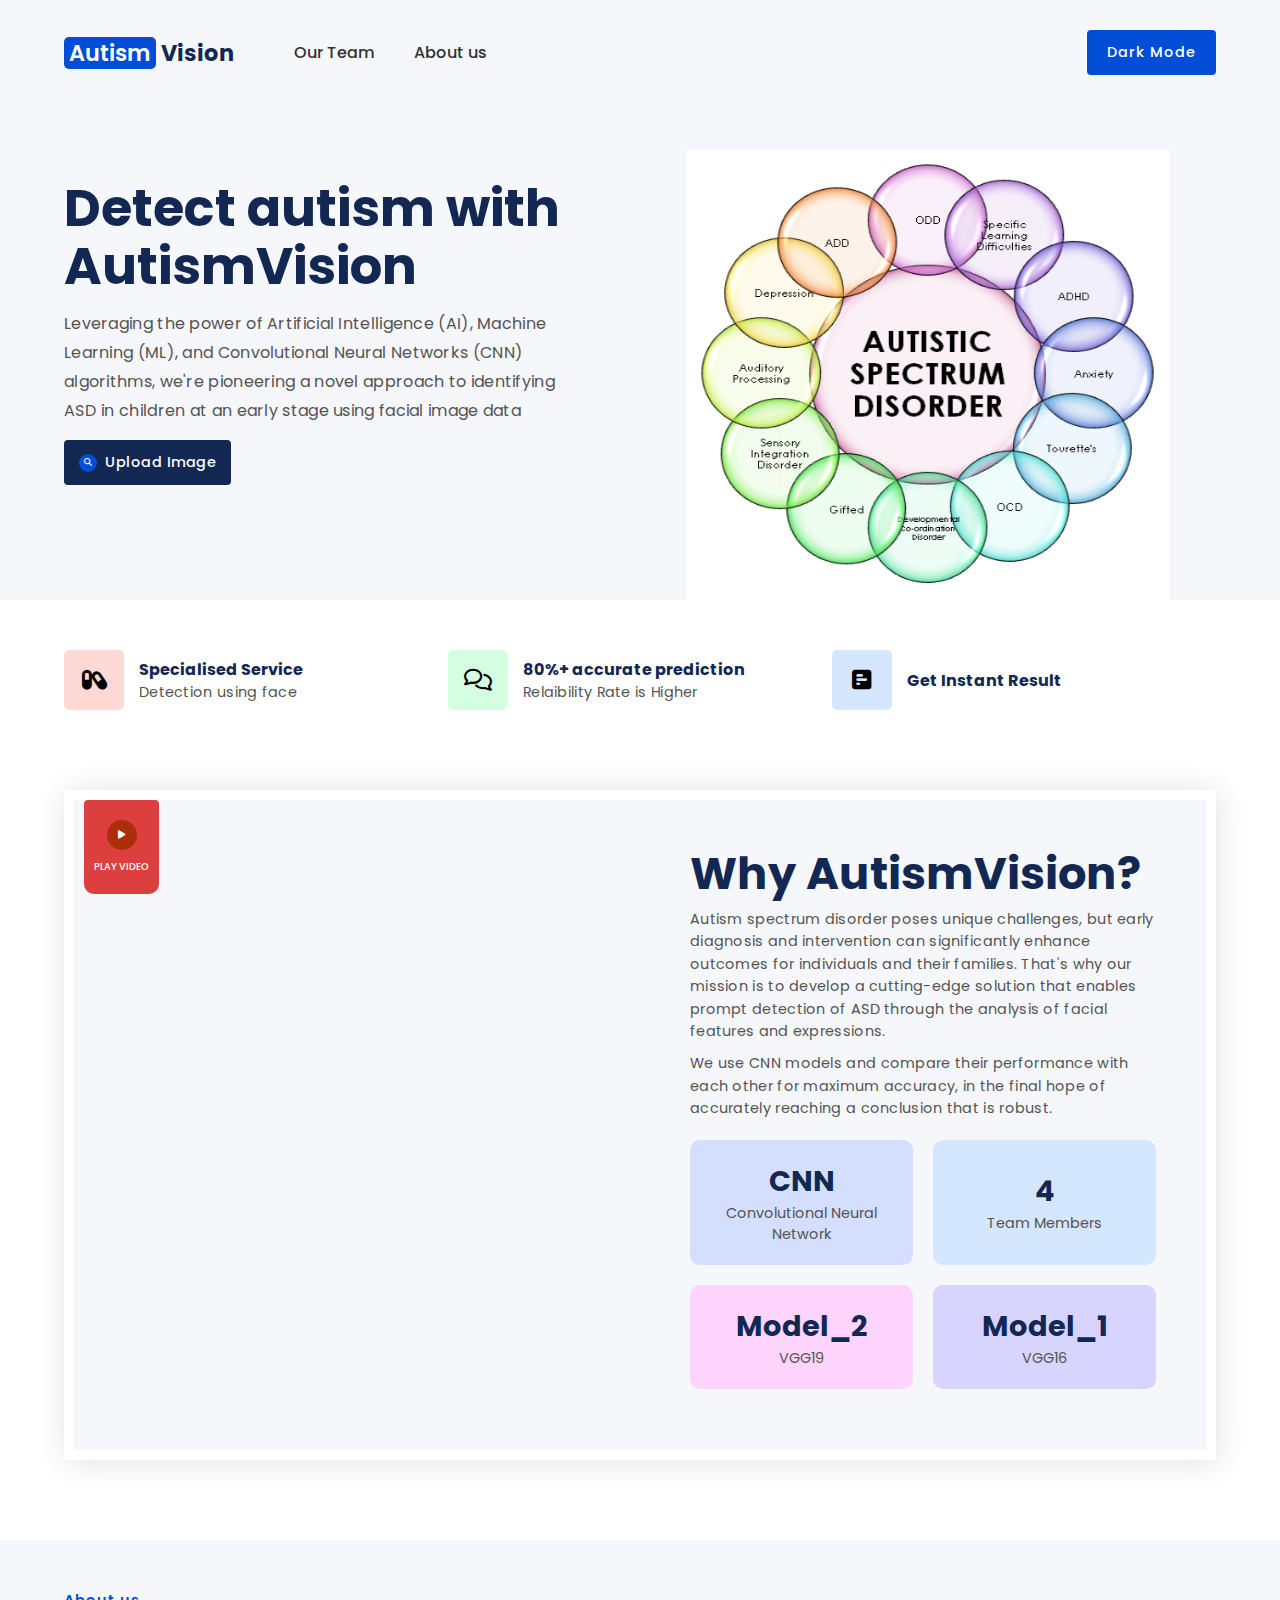
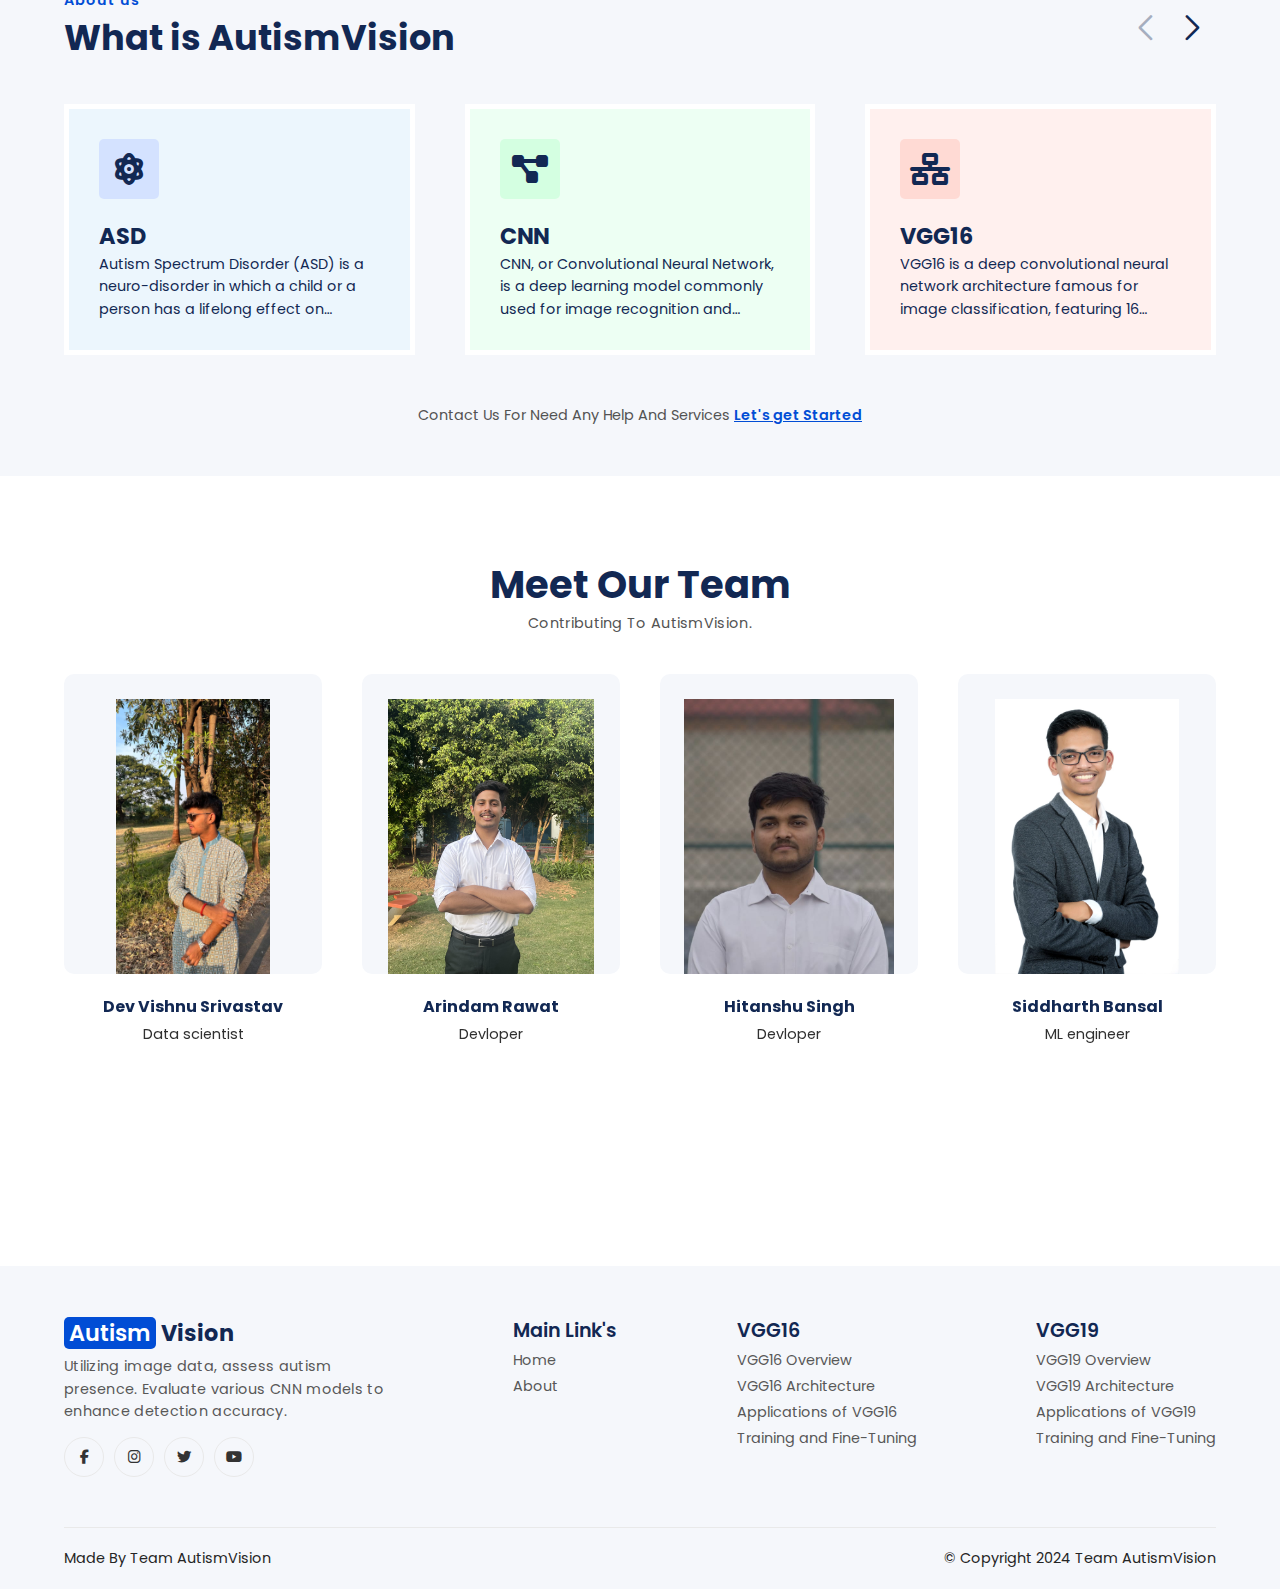
<file: index.html>
<!--DOCTYPE html-->
<html lang="en">
  <head>
    <meta charset="UTF-8" />
    <meta http-equiv="X-UA-Compatible" content="IE=edge" />
    <meta name="viewport" content="width=device-width, initial-scale=1.0" />
    <!--==title========================-->
    <title>Autism Vision</title>
    <!--==Fav-icon=====================-->
    <link rel="shortcut icon" href="./Autism/images/fav-icon.png" />
    <!--==CSS==========================-->
    <link rel="stylesheet" href="style.css" />
    <link rel="preconnect" href="https://fonts.googleapis.com" />
    <link rel="preconnect" href="https://fonts.gstatic.com" crossorigin />
    <link rel="stylesheet" href="dark-mode.css" id="dark-mode-style">
    <link
      href="https://fonts.googleapis.com/css2?family=Poppins:ital,wght@0,100;0,200;0,300;0,400;0,500;0,600;0,700;0,800;0,900;1,100;1,200;1,300;1,400;1,500;1,600;1,700;1,800;1,900&display=swap"
      rel="stylesheet"
    />
    <!--==Font-Awesome-for-icons=====-->
    <link
      rel="stylesheet"
      href="https://cdnjs.cloudflare.com/ajax/libs/font-awesome/6.2.1/css/all.min.css"
    />
    <!-- Link Swiper's CSS -->
    <link
      rel="stylesheet"
      href="https://cdn.jsdelivr.net/npm/swiper/swiper-bundle.min.css"
    />
  </head>
  <body>
    <!--==Hero-Section========================-->
    <section id="hero">
      <!--==navigation====================-->
      <nav class="navigation">
        <!--**menu-btn*****-->
        <input type="checkbox" class="menu-btn" id="menu-btn" />
        <label for="menu-btn" class="menu-icon">
          <span class="nav-icon"></span>
        </label>
        <!--**logo*********-->
        <a href="index.html" class="logo"><span>Autism</span>Vision</a>
        <!--**menu*********-->
        <ul class="menu">
          <li><a href="#our-team">Our Team</a></li>
          <li><a href="#our-services">About us</a></li>
        </ul>
        <!--**contact*******-->
        <a href="#" class="nav-appointment-btn" id="dark-mode-toggle">Dark Mode</a>
      </nav>
      <!--nav-end-->

      <!--==Content============================-->
      <div class="hero-content">
        <!--**text****************-->
        <div class="hero-text">
          <h1>Detect autism with AutismVision</h1>
          <p>
            Leveraging the power of Artificial Intelligence (AI), Machine
            Learning (ML), and Convolutional Neural Networks (CNN) algorithms,
            we're pioneering a novel approach to identifying ASD in children at
            an early stage using facial image data
          </p>
          <!--btns-->
          <div class="hero-text-btns">
            <a href="./Autism/upload.html"
              ><i class="fa-solid fa-magnifying-glass"></i>Upload Image</a
            >
            
          </div>
        </div>
        <!--**img*****************-->
        <div class="hero-img">
          <img alt="" src="./Autism/img/Autism-Spectrum-Disorderbg.png" />
        </div>
      </div>
    </section>
    <!--hero-end-->

    
    <!--==service-info===========================-->
    <section class="what-we-provide">
      <!--**box1***********-->
      <div class="w-info-box w-i-box1">
        <!--icon-->
        <div class="w-info-icon">
          <i class="fa-solid fa-capsules"></i>
        </div>
        <!--text-->
        <div class="w-info-text">
          <strong>Specialised Service</strong>
          <p>Detection using face</p>
        </div>
      </div>
      <!--**box2***********-->
      <div class="w-info-box w-i-box2">
        <!--icon-->
        <div class="w-info-icon">
          <i class="fa-regular fa-comments"></i>
        </div>
        <!--text-->
        <div class="w-info-text">
          <strong>80%+ accurate prediction</strong>
          <p>Relaibility Rate is Higher</p>
        </div>
      </div>
      <!--**box3***********-->
      <div class="w-info-box w-i-box3">
        <!--icon-->
        <div class="w-info-icon">
          <i class="fa-solid fa-square-poll-horizontal"></i>
        </div>
        <!--text-->
        <div class="w-info-text">
          <strong>Get Instant Result </strong>
          <p></p>
        </div>
      </div>
    </section>
    <!--end-->

    <!--==Story=============================-->
    <section id="our_story">
      <!--**img**-->
      <div class="our-story-img">
        <iframe
          width="550"
          height="650"
          src="https://www.youtube.com/embed/IQbAcho5sKI"
          title="YouTube video player"
          frameborder="0"
          allow="accelerometer; autoplay; clipboard-write; encrypted-media; gyroscope; picture-in-picture; web-share"
          referrerpolicy="strict-origin-when-cross-origin"
          allowfullscreen
        ></iframe>
        <a
          href="https://www.youtube.com/watch?v=IQbAcho5sKI"
          class="story-play-btn"
        >
          <i class="fa-solid fa-play"></i>
          Play Video
        </a>
      </div>
      <!--**text**-->
      <div class="our-stroy-text">
        <h2>Why AutismVision?</h2>
        <p>
          Autism spectrum disorder poses unique challenges, but early diagnosis
          and intervention can significantly enhance outcomes for individuals
          and their families. That's why our mission is to develop a
          cutting-edge solution that enables prompt detection of ASD through the
          analysis of facial features and expressions.
        </p>
        <p>
          We use CNN models and compare their performance with each other for maximum accuracy,
          in the final hope of accurately reaching a conclusion that is robust.
        </p>
        <!--numbers-of-happy-patients-->
        <div class="story-numbers-container">
          <!--box-->
          <div class="story-numbers-box s-n-box1">
            <strong>CNN</strong>
            <span> Convolutional Neural Network</span>
          </div>
          <!--box-->
          <div class="story-numbers-box s-n-box2">
            <strong>4</strong>
            <span>Team Members</span>
          </div>
          <!--box-->
          <div class="story-numbers-box s-n-box3">
            <strong>Model_2</strong>
            <span>VGG19</span>
          </div>
          <!--box-->
          <div class="story-numbers-box s-n-box4">
            <strong>Model_1</strong>
            <span>VGG16</span>
          </div>
        </div>
      </div>
    </section>
    <!--story-end-->

    <!--==Our-Services======================-->
    <section id="our-services">
      <!--**heading********************-->
      <div class="services-heading">
        <!--text-->
        <div class="services-heading-text">
          <strong>About us</strong>
          <h2>What is AutismVision</h2>
        </div>
        <!--btns-->
        <div class="service-slide-btns">
          <div class="swiper-button-prev"></div>
          <div class="swiper-button-next"></div>
        </div>
      </div>

      <!--**container*******************-->
      <div class="services-box-container">
        <!-- Swiper -->
        <div class="swiper mySwiperservices">
          <div class="swiper-wrapper">
            <!--**1*******-->
            <div class="swiper-slide">
              <!--**box1**-->
              <div class="service-box s-box1">
                <!--icon-->
                <i class="fa-solid fa-atom"></i>
                <!--title-->
                <strong>ASD</strong>
                <!--details-->
                
                <p>
                  Autism Spectrum Disorder (ASD) is a neuro-disorder in which a child or a person has a 
                  lifelong effect on interaction and communication with others. 
                    It is diagnosed at any stage in life It is called “behavioral disease” . 
                </p>
                <!--read more-->
                
              </div>
            </div>
            <!--slide-end-->
            <!--**1*******-->
            <div class="swiper-slide">
              <!--**box1**-->
              <div class="service-box s-box2">
                <!--icon-->
                <i class="fa-solid fa-diagram-project"></i>
                <!--title-->
                <strong>CNN</strong>
                <!--details-->
                <p>
                  CNN, or Convolutional Neural Network, is a deep learning model
                  commonly used for image recognition and classification tasks.
                </p>
                <!--read more-->
                
              </div>
            </div>
            <!--slide-end-->
            <!--**1*******-->
            <div class="swiper-slide">
              <!--**box1**-->
              <div class="service-box s-box3">
                <!--icon-->
                <i class="fa-solid fa-network-wired"></i>
                <!--title-->
                <strong>VGG16</strong>
                <!--details-->
                <p>
                  VGG16 is a deep convolutional neural network architecture famous for 
                  image classification, featuring 16 layers, widely used in computer vision.
                </p>
                <!--read more-->
                
              </div>
            </div>
            <!--slide-end-->
            <!--**1*******-->
            <div class="swiper-slide">
              <!--**box1**-->
              <div class="service-box s-box4">
                <!--icon-->
                <i class="fa-solid fa-circle-nodes"></i>
                <!--title-->
                <strong>VGG19</strong>
                <!--details-->
                <p>
                  VGG19, an extension of VGG16, is a deep convolutional 
                  neural network with 19 layers, often used for image recognition tasks.
                </p>
                <!--read more-->
                
              </div>
            </div>
            <!--slide-end-->
          </div>
          <!--wrapper-end-->
        </div>
        <!--swiper-end-->
      </div>

<!-- trial -->
      <!--btn-->
      <span class="service-btn"
        >Contact Us For Need Any Help And Services
        <a href="#">Let's get Started</a></span
      >
    </section>
    <!--services-end-->
    <!--==Team===========================-->
    <section id="our-team" style="height:70vh">
      <!--**heading*****************-->
      <div class="our-team-heading">
        <h3>Meet Our Team</h3>
        <p>Contributing To AutismVision.</p>
      </div>

      <!--**team-container***********-->
      <div class="team-box-container">
        <!-- Swiper -->
        <div class="swiper mySwiperteam">
          <div class="swiper-wrapper">
            <!--**1***-->
            <div class="swiper-slide">
              <!--**box**-->
              <div class="team-box">
                <!--img-->
                <div class="team-img">
                  <img alt="" src="./dev.jpeg" />
                </div>
                <!--text-->
                <div class="team-text">
                  <strong>Dev Vishnu Srivastav</strong>
                  <span>Data scientist</span>
                </div>
              </div>
            </div>
            <!--end-slide-->
            <!--**1***-->
            <div class="swiper-slide">
              <!--**box**-->
              <div class="team-box">
                <!--img-->
                <div class="team-img">
                  <img alt="" src="./arindam.jpeg" />
                </div>
                <!--text-->
                <div class="team-text">
                  <strong>Arindam Rawat</strong>
                  <span>Devloper</span>
                </div>
              </div>
            </div>
            <!--end-slide-->
            <!--**1***-->
            <div class="swiper-slide">
              <!--**box**-->
              <div class="team-box">
                <!--img-->
                <div class="team-img">
                  <img alt="" src="./hitanshu.jpeg" />
                </div>
                <!--text-->
                <div class="team-text">
                  <strong>Hitanshu Singh</strong>
                  <span>Devloper</span>
                </div>
              </div>
            </div>
            <!--end-slide-->
            <!--**1***-->
            <div class="swiper-slide">
              <!--**box**-->
              <div class="team-box">
                <!--img-->
                <div class="team-img">
                  <img alt="" src="./Sid.jpeg" />
                </div>
                <!--text-->
                <div class="team-text">
                  <strong>Siddharth Bansal</strong>
                  <span>ML engineer</span>
                </div>
              </div>
            </div>
          </div>

      </div>
    </section>
    <!--team-end-->

    <footer>
      <div class="footer-container">
        <!--**comoany-box**-->
        <div class="footer-company-box">
          <!--logo-->
          <a href="#" class="logo"><span>Autism</span>Vision</a>
          <!--details-->
          <p>
            Utilizing image data, assess autism presence. 
            Evaluate various CNN models to enhance detection accuracy.
          </p>
          <!--social-box-->
          <div class="footer-social">
            <a href="#"><i class="fa-brands fa-facebook-f"></i></a>
            <a href="#"><i class="fa-brands fa-instagram"></i></a>
            <a href="#"><i class="fa-brands fa-twitter"></i></a>
            <a href="#"><i class="fa-brands fa-youtube"></i></a>
          </div>
        </div>
        <!--**link-box***-->
        <div class="footer-link-box">
          <strong>Main Link's</strong>
          <ul>
            <li><a href="#">Home</a></li>
            <li><a href="#our-services">About</a></li>
          </ul>
        </div>
        <!--**link-box***-->
        <div class="footer-link-box">
          <strong>VGG16</strong>
          <ul>
            <li><a href="#">VGG16 Overview</a></li>
            <li><a href="#">VGG16 Architecture</a></li>
            <li><a href="#">Applications of VGG16</a></li>
            <li><a href="#">Training and Fine-Tuning</a></li>
          </ul>
        </div>
        <!--**link-box***-->
        <div class="footer-link-box">
          <strong>VGG19</strong>
          <ul>
            <li><a href="#">VGG19 Overview</a></li>
            <li><a href="#">VGG19 Architecture</a></li>
            <li><a href="#">Applications of VGG19</a></li>
            <li><a href="#">Training and Fine-Tuning</a></li>
          </ul>
        </div>
      </div>

      <!--**bottom**********************-->
      <div class="footer-bottom">
        <span class="footer-owner">Made By Team AutismVision</span>
        <span class="copyright">&#169; Copyright 2024 Team AutismVision</span>
      </div>
    </footer>

    <!-- Swiper JS -->
    <script src="https://cdn.jsdelivr.net/npm/swiper/swiper-bundle.min.js"></script>

    <!-- Initialize Swiper -->
    <script>

// darkmode
// darkmode
const darkModeToggle = document.getElementById('dark-mode-toggle');
const darkModeStyle = document.getElementById('dark-mode-style');

// Function to toggle dark mode
function toggleDarkMode() {
  if (darkModeStyle.getAttribute('href') === 'style.css') {
    darkModeStyle.setAttribute('href', 'dark-mode.css');
    darkModeToggle.textContent = 'Normal Mode';
  } else {
    darkModeStyle.setAttribute('href', 'style.css');
    darkModeToggle.textContent = 'Dark Mode';
  }
}

// Event listener for dark mode toggle button
darkModeToggle.addEventListener('click', toggleDarkMode);

// Function to check local storage for dark mode preference and apply it
function checkDarkModePreference() {
  const isDarkMode = localStorage.getItem('darkMode');

  if (isDarkMode === 'true') {
    darkModeStyle.setAttribute('href', 'dark-mode.css');
    darkModeToggle.textContent = 'Normal Mode';
  } else {
    darkModeStyle.setAttribute('href', 'style.css');
    darkModeToggle.textContent = 'Dark Mode';
  }
}

// Check dark mode preference when the page loads
checkDarkModePreference();

      /*-services--*/
      var swiper = new Swiper(".mySwiperservices", {
        slidesPerView: 1,
        spaceBetween: 10,
        navigation: {
          nextEl: ".swiper-button-next",
          prevEl: ".swiper-button-prev",
        },
        breakpoints: {
          700: {
            slidesPerView: 2,
            spaceBetween: 40,
          },
          1024: {
            slidesPerView: 3,
            spaceBetween: 50,
          },
        },
      });
      /*--team--*/
      var swiper = new Swiper(".mySwiperteam", {
        slidesPerView: 1,
        spaceBetween: 10,
        pagination: {
          el: ".swiper-pagination",
          clickable: true,
        },
        breakpoints: {
          560: {
            slidesPerView: 2,
            spaceBetween: 20,
          },
          950: {
            slidesPerView: 3,
            spaceBetween: 40,
          },
          1250: {
            slidesPerView: 4,
            spaceBetween: 40,
          },
        },
      });
      /*--testimonials--*/
      var swiper = new Swiper(".mySwipertesti", {
        pagination: {
          el: ".swiper-pagination",
        },
      });
      
    </script>
  </body>
</html>
</file>
<file: style.css>
*{
    margin: 0px;
    padding: 0px;
    font-family: poppins;
    box-sizing: border-box;
    scroll-behavior: smooth;
}
a{
    text-decoration: none;
}
ul{
    list-style: none;
}

/* width */
::-webkit-scrollbar {
    width: 7px;
  }
  
  /* Track */
  ::-webkit-scrollbar-track {
    box-shadow: inset 0 0 5px rgb(233, 233, 233); 
  }
   
  /* Handle */
  ::-webkit-scrollbar-thumb {
    background: rgb(56, 56, 56); 
    border-radius: 10px;
  }
  
  /* Handle on hover */
  ::-webkit-scrollbar-thumb:hover {
    background: #1b1b1b; 
  }
/*==hero========================*/
#hero{
    min-height: 600px;
    background-color: #f5f7fb;
    display: flex;
    flex-direction: column;
    justify-content: space-between;
}
.navigation{
    display: flex;
    justify-content: space-between;
    align-items: center;
    max-width: 1200px;
    width: 90%;
    margin: 0px auto;
    padding: 30px 0px;
}
.logo{
    color:#122853;
    font-weight: 700;
    font-size: 1.4rem;
}
.logo span{
    background-color: #014dd5;
    color: #ffffff;
    padding: 0px 5px;
    border-radius: 5px;
    font-weight: 600;
    margin-right: 5px;
}
.menu{
    display: flex;
    justify-content: center;
    align-items: center;
    margin-right: auto;
    margin-left: 40px;
}
.menu li a{
    margin: 0px 20px;
    color: #303030;
    font-weight: 500;
    transition: all ease 0.3s;
}
.menu li a:hover{
    color: #014dd5;
}
.nav-appointment-btn{
    height: 45px;
    padding: 0px 20px;
    border-radius:4px;
    background-color: #014dd5;
    color: #ffffff;
    display: flex;
    justify-content: center;
    align-items: center;
    font-weight: 500;
    letter-spacing: 1px;
    font-size: 0.9rem;
}
/*==hero-content==================*/
.hero-content{
    max-width: 1200px;
    width: 90%;
    margin: 0px auto;
    display: grid;
    grid-template-columns: 1fr 1fr;
    align-items: flex-start;
    margin-top: auto;
}
.hero-img{
    display: flex;
}
.hero-img img{
    width: 100%;
    height: 100%;
    max-height: 450px;
    object-fit: contain;
    object-position: center bottom;
}
.hero-text{
   display: flex;
   flex-direction: column;
   margin-top: 30px; 
}
.hero-text h1{
    font-size: 3.2rem;
    color: #122853;
    line-height: 3.6rem;
}
.hero-text p{
    color: #535353;
    margin: 15px 0px;
    max-width: 500px;
    letter-spacing: 0.3px;
    line-height: 1.8rem;
}
.hero-text-btns{
    display: flex;
    justify-content: flex-start;
    align-items: center;
}
.hero-text-btns a{
    height: 45px;
    padding: 0px 15px;
    background-color: #122853;
    color: #ffffff;
    border-radius: 4px;
    margin-right: 10px;
    display: flex;
    justify-content: center;
    align-items: center;
    font-size: 0.9rem;
    letter-spacing: 0.5px;
    font-weight: 500;
}
.hero-text-btns a i{
    width: 18px;
    height: 18px;
    display: flex;
    justify-content: center;
    align-items: center;
    border-radius: 50%;
    background-color: #014dd5;
    margin-right: 8px;
    color: #ffffff;
    font-size: 0.5rem;
    padding-bottom: 1px;
}
/*==appointment-search=====================*/
.appointment-search-container{
    max-width: 1000px;
    width: 90%;
    background-color: #ffffff;
    padding:20px;
    margin: auto;
    border-radius: 10px;
    box-shadow: 2px 16px 30px rgba(0,0,0,0.12);
    margin-top: -60px;
    z-index: 3;
    position: relative;
}
.appointment-search-container h3{
    color: #122853;
    font-size: 1rem;
    margin-bottom: 5px;
}
.appointment-search{
    display: grid;
    grid-template-columns: 1fr 1fr 60px;
    grid-gap: 10px;
}
.appo-search-box{
    width: 100%;
    display: flex;
    justify-content: space-between;
    align-items: center;
    background-color: #f7fbff;
    padding: 15px;
    border-radius: 4px;
    border: 1px solid #e4e4e4;
}
.appo-search-box i{
    color: #535353;
    margin-right: 10px;
}
.appo-search-box input{
    width: 100%;
    background-color: transparent;
    border: none;
    outline: none;
}
.appointment-search button{
    background-color: #014dd5;
    color: #ffffff;
    border: none;
    outline: none;
    border-radius: 5px;
    font-size: 1.1rem;
    cursor: pointer;
}
/*==what-we-provide===============*/
.what-we-provide{
    max-width: 1200px;
    width: 90%;
    margin: 50px auto;
    display: grid;
    grid-template-columns: 1fr 1fr 1fr;
}
.w-info-box{
    display: flex;
    justify-content: flex-start;
    align-items: center;
}
.w-info-icon{
    width: 60px;
    height: 60px;
    display: flex;
    justify-content: center;
    align-items: center;
    border-radius: 5px;
    margin-right: 15px;
    font-size: 1.4rem;
}
.w-info-text{
    display: flex;
    flex-direction: column;
}
.w-info-text strong{
    color: #122853;
    font-weight: 700;
}
.w-info-text p{
    color: #535353;
    font-size: 0.9rem;
    letter-spacing: 0.3px;
}
.w-i-box1 .w-info-icon{
    background-color: #ffdad4;
}
.w-i-box2 .w-info-icon{
    background-color: #d4ffe1;
}
.w-i-box3 .w-info-icon{
    background-color: #d4e7ff;
}
/*==our-story=======================*/
#our_story{
    background-color: #f5f7fb;
    max-width: 1200px;
    width: 90%;
    margin: 80px auto;
    border: 10px solid #ffffff;
    box-shadow: 2px 2px 30px rgba(0,0,0,0.12);
    display: grid;
    grid-template-columns: 1fr 1fr;
}
.our-story-img{
    position: relative;
    display: flex;
}
.our-story-img img{
    width: 100%;
    height: 100%;
    object-fit: cover;
    object-position: center;
}
.story-play-btn{
    position: absolute;
    left: 10px;
    top: 0px;
    display: flex;
    flex-direction: column;
    justify-content: center;
    align-items: center;
    background-color: #dd3f3f;
    padding: 20px 10px;
    border-radius: 4px 4px 10px 10px;
    color: #ffffff;
    font-size: 0.6rem;
    text-transform: uppercase;
    font-weight: 500;
}
.story-play-btn i{
    width: 30px;
    height: 30px;
    border-radius: 50%;
    background-color: #aa2f0a;
    color: #ffffff;
    display: flex;
    justify-content: center;
    align-items: center;
    margin-bottom: 10px;
}
.our-stroy-text{
    padding: 50px;
}
.our-stroy-text h2{
    font-size: 2.8rem;
    color: #122853;
    line-height: 3rem;
}
.our-stroy-text p{
    color: #535353;
    font-size: 0.9rem;
    margin: 10px 0px;
    line-height: 1.4rem;
    letter-spacing: 0.3px;
}
.our-stroy-text p a{
    color: #122853;
    text-decoration: underline;
}
.story-numbers-container{
    display: grid;
    grid-template-columns: 1fr 1fr;
    grid-gap: 20px;
    margin-top: 20px;
}
.story-numbers-box{
    padding: 20px;
    display: flex;
    flex-direction: column;
    justify-content: center;
    align-items: center;
    text-align: center;
    border-radius: 10px;
}
.story-numbers-box strong{
    color: #122853;
    font-weight: 700;
    font-size: 1.8rem;
}
.story-numbers-box span{
    color: #535353;
    font-size: 0.9rem;
}
.s-n-box1{
    background-color: #d4dfff;
}
.s-n-box2{
    background-color: #d4e7ff;
}
.s-n-box3{
    background-color: #ffd4fd;
}
.s-n-box4{
    background-color: #d7d4ff;
}
/*==our-services=====================*/
#our-services{
    width: 100%;
    margin: 50px auto 0px auto;
    background-color: #f5f7fb;
    padding: 50px 0px;
    display: flex;
    flex-direction: column;
    justify-content: center;
    align-items: center;
}
.services-heading{
    display: flex;
    justify-content: space-between;
    align-items: center;
    max-width: 1200px;
    width: 90%;
    margin: auto;
}
.services-heading-text strong{
    color: #014dd5;
    font-size: 0.9rem;
    font-weight: 600;
    letter-spacing: 1px;
}
.services-heading-text h2{
    font-size: 2.2rem;
    color: #122853;
    font-weight: 700;
    max-width: 600px;
}
.swiper-button-next,
.swiper-button-prev{
    position: static !important;
    transform: translate(0,0);
    margin: 10px !important;
}
.service-slide-btns{
    display: flex;
    justify-content: center;
    align-items: center;}
.swiper-button-next::after,
.swiper-button-prev::after{
    font-size: 25px !important;
    font-weight: 800;
    color: #122853;
}
.services-box-container{
    max-width: 1200px;
    width: 90%;
    margin: 40px auto;
    overflow: hidden;
}
.service-box{
    display: flex;
    flex-direction: column;
    justify-content: center;
    align-items: flex-start;
    max-width: 100%;/*350px*/
    border: 5px solid #ffffff;
    padding: 30px;
}
.service-box:hover{
    border: 5px solid #c7d0eb;
}
.service-box i{
    font-size: 2rem;
    color: #122853;
    width: 60px;
    height: 60px;
    border-radius:5px;
    display: flex;
    justify-content: center;
    align-items: center;
}
.service-box strong{
    color: #122853;
    font-size: 1.4rem;
    margin-top: 20px;
}
.service-box p{
    font-size: 0.9rem;
    line-height: 1.4rem;
    color:#122853;
    display: -webkit-box;
    -webkit-line-clamp: 3;
    -webkit-box-orient: vertical;
    overflow: hidden;  
}
.service-box a{
    height: 45px;
    background-color: #122853;
    color: #ffffff;
    padding: 0px 20px;
    display: flex;
    justify-content: center;
    align-items: center;
    font-size: 0.9rem;
    font-weight: 500;
    border-radius: 5px;
    margin-top: 30px;
}
.s-box1 i{
    background-color: #d4e2ff;
}
.s-box2 i{
    background-color: #d4ffe1;
}
.s-box3 i{
    background-color: #ffdad4;
}
.s-box4 i{
    background-color: #faf4b8;
}

.s-box1{
    background-color: #ecf6fd;
}
.s-box2{
    background-color: #edfff3;
}
.s-box3{
    background-color: #fff0ee;
}
.s-box4{
    background-color: #fcffcf;
}
.service-btn{
    color: #535353;
    font-size: 0.9rem;
    margin-top: 10px;
    text-align: center;
    padding: 0px 10px;
}
.service-btn a{
    color: #014dd5;
    text-decoration: underline;
    font-weight: 600;
}
/*==why-choose-us======================*/
#why-choose-us{
    width: 100%;
    display: grid;
    grid-template-columns: 1.5fr 1fr;
}
.why-choose-us-left{
    padding: 50px;
    background-color: #3c8167;
}
.why-choose-us-right{
    background-color: #4c71d0;
    padding: 50px;
}
.why-choose-us-right h3,
.why-choose-us-left h3{
    font-size: 2.6rem;
    color: #ffffff;
    font-weight: 600;
    line-height: 3.2rem;
}
.why-choose-box-container{
    display: grid;
    grid-template-columns: 1fr 1fr;
    margin-top: 20px;
    grid-gap: 10px;
}
.why-choose-box{
    display: flex;
    justify-content: flex-start;
    align-items: center;
    padding: 20px;
    background-color: #4a8a70;
}
.why-choose-box i{
    width: 35px;
    height: 35px;
    border-radius: 50%;
    display: flex;
    justify-content: center;
    align-items: center;
    color: #ffffff;
    background-color: #25503f;
    margin-right: 10px;
}
.why-choose-box-text{
    display: flex;
    flex-direction: column;
    justify-content: center;
}
.why-choose-box-text strong{
    color: #ffffff;
    font-weight: 600;
}
.why-choose-box-text p{
    color: #ececec;
    font-size: 0.9rem;
    opacity: 0.7;
}
.why-choose-us-left a{
    background-color: #1a1a1b;
    color: #ffffff;
    padding: 0px 10px;
    height: 45px;
    display: flex;
    justify-content: center;
    align-items: center;
    border-radius: 5px;
    max-width: 200px;
    margin-top: 30px;
    font-size: 0.9rem;
}
.why-choose-us-right p{
    color: #dfdfdf;
    font-size: 0.8rem;
    line-height: 1.4rem;
    letter-spacing: 0.5px;
    margin: 10px 0px;
}
.w-right-contact-container{
    width: 100%;
    display: flex;
    flex-direction: column;
}
.w-right-contact-box{
    display: flex;
    justify-content: flex-start;
    align-items: center;
    margin-top: 10px;
}
.w-right-contact-box i{
    width: 50px;
    height: 50px;
    background-color:#4060b3;
    border-radius: 4px;
    display: flex;
    justify-content: center;
    align-items: center;
    color: #ffffff;
    font-size: 1.2rem;
    margin-right: 10px;
}
.w-right-contact-box-text{
    display: flex;
    flex-direction: column;
}
.w-right-contact-box-text span{
    color: #e4e4e4;
    font-size: 0.7rem;
}
.w-right-contact-box-text strong{
    font-size: 1rem;
    color: #ffffff;
    font-weight: 600;
}
/*==our-team====================*/
#our-team{
    max-width: 1200px;
    width: 90%;
    margin: 80px auto;
}
.our-team-heading{
    display: flex;
    flex-direction: column;
    justify-content: center;
    align-items: center;
    text-align: center;
}
.our-team-heading h3{
    font-size: 2.4rem;
    color: #122853;
}
.our-team-heading p{
    color: #535353;
    letter-spacing: 0.3px;
    font-size: 0.9rem;
}
.team-box-container{
    width: 100%;
    overflow: hidden;
    margin-top: 40px;
}
.team-box{
    max-width: 100%;/*300px*/
    display: flex;
    flex-direction: column;
}
.team-img{
    background-color: #f5f7fb;
    padding: 10px 10px 0px 10px;
    border-radius: 10px;
    height: 300px;
    display: flex;
    align-items: flex-end;
}
.team-img img{
    width: 100%;
    height: 95%;
    object-fit: contain;
    object-position: center bottom;
}
.team-text{
    display: flex;
    flex-direction: column;
    justify-content: center;
    align-items: center;
    text-align: center;
    padding: 10px;
    margin-top: 10px;
}
.team-text strong{
    color: #122853;
}
.team-text span{
    color: #303030;
    font-size: 0.9rem;
    margin-top: 5px;
}
/*==Testimonials=============================*/
#testimonials{
    background-color: #f5f7fb;
    padding: 50px 0px;
    width: 100%;
    display: flex;
    flex-direction: column;
    justify-content: center;
    align-items: center;
}
.testimonials-heading{
    max-width: 1200px;
    width: 90%;
    display: flex;
    flex-direction: column;
    justify-content: center;
    align-items: center;
    text-align: center;
}
.testimonials-heading h3{
    font-size: 2.4rem;
    color: #122853;
}
.testimonials-heading p{
    color: #535353;
    margin-top: 10px;
    max-width: 600px;
    font-size: 0.9rem;
    letter-spacing: 0.5px;
    line-height: 1.4rem;
}
.testimonials-content{
    max-width: 1200px;
    width: 90%;
    display: grid;
    grid-template-columns: 1.4fr 1fr;
    margin-top:50px;
}
.testimonials-img{
    height: 100%;
    margin-left: auto;
    margin-right: 60px;
}
.testimonials-img img{
    height: 100%;
    max-height: 450px;
    object-fit: contain;
    object-position: center;
}
.testimonials-box-container{
    margin-top: 50px;
    overflow: hidden;
}
.testimonials-box{
    display: flex;
    flex-direction: column;
    width: 100%;
}
.t-profile{
    display: flex;
    justify-content: flex-start;
    align-items: center;
}
.t-profile-img{
    width: 70px;
    height: 70px;
    border-radius: 6px;
    background-color: #c7d0eb;
    margin-right: 10px;
    overflow: hidden;
}
.t-profile-img img{
    width: 100%;
    height: 100%;
    object-fit: cover;
    object-position: center;
}
.t-profile-text{
    display: flex;
    flex-direction: column;
    align-items: flex-start;
}
.t-profile-text strong{
    color: #122853;
    font-size: 1.2rem;
}
.t-profile-text span{
    color: #535353;
    font-size: 0.9rem;
    letter-spacing: 0.3px;
}
.t-rating{
    font-size: 0.8rem;
    color: #ffbc02;
    margin-top: 5px;
}
.testimonials-box p{
    font-size: 0.9rem;
    color: #122853;
    line-height: 1.4rem;
    letter-spacing: 0.3px;
    margin-top: 30px;
}
.swiper-pagination{
   position: static !important;
}
/*==subscribe=====================*/
#subscribe{
    max-width: 1000px;
    width: 90%;
    background-color:#174dac;
    padding: 50px;  
    border-radius: 10px;
    margin: 50px auto;
    display: flex;
    flex-direction: column;
    justify-content: center;
    align-items: center;
}
#subscribe h3{
    font-size: 2.6rem;
    color: #ffffff;
    font-weight: 600;
    line-height: 3.4rem;
    max-width:600px;
    text-align: center;
}
.subscribe-box{
    max-width: 600px;
    width: 100%;
    background-color: #ffffff;
    border-radius: 4px;
    height: 50px;
    display: flex;
    padding: 5px;
    margin-top: 20px;
}
.subscribe-box input{
    width: 100%;
    height: 100%;
    padding: 0px 10px;
    border: none;
    outline: none;
}
.subscribe-box button{
    background-color: #122853;
    color: #ffffff;
    border-radius: 4px;
    max-width: 120px;
    width: 100%;
    border: none;
    outline: none;
    cursor: pointer;
    text-transform: uppercase;
    font-weight: 500;
    letter-spacing: 0.4px;
}
/*==footer================================*/
footer{
    width: 100%;
    background-color:  #f5f7fb;
}
.footer-container{
    max-width: 1200px;
    width: 90%;
    margin: 0px auto;
    padding: 50px 0px;
    display:flex;
    justify-content: space-between;
    align-items: flex-start;
}
.footer-company-box{
    max-width: 330px;
}
.footer-company-box p{
    color: #585858;
    margin: 5px 0px;
    font-size: 0.9rem;
    letter-spacing: 0.3px;
    line-height: 1.4rem;
}
.footer-social{
    display: flex;
    align-items: center;
    flex-wrap: wrap;
}
.footer-social a{
    margin-top: 10px;
    margin-right: 10px;
    width: 40px;
    height: 40px;
    border-radius: 50%;
    display: flex;
    justify-content: center;
    align-items: center;
    border: 1px solid #e9e9e9;
    color: #333333;
    font-size: 0.9rem;
    transition: all ease 0.3s;
}
.footer-social a:hover{
    background-color: #122853;
    color: #ffffff;
}
.footer-link-box strong{
    font-size: 1.2rem;
    color: #122853;
    font-weight: 600;
}
.footer-link-box ul{
    margin-top: 5px;
}
.footer-container ul li a{
    color: #585858;
    font-size: 0.9rem;
    margin-bottom: 5px;
    display: flex;
    transition: all ease 0.3s;
}
.footer-container ul li a:hover{
    color: #122853;
}
.footer-bottom{
    display: flex;
    justify-content: space-between;
    align-items: center;
    flex-wrap: wrap;
    grid-gap: 10px;
    border-top: 1px solid #e9e9e9;
    padding: 20px 0px;
    max-width: 1200px;
    width: 90%;
    margin: auto;
}
.footer-bottom span{
    color: #252525;
    font-size: 0.9rem;
}

/*==making-responsive====================*/
.menu-icon,
.menu-btn{
    display: none;
}
@media(max-width:1200px){
    .footer-container{
        display: grid;
        grid-template-columns: 1fr 1fr;
        grid-gap: 40px;
    }
}
@media(max-width:1050px){
    .hero-content{
        display: flex;
        flex-direction: column-reverse;
        justify-content: center;
        align-items: center;
        margin: 50px auto;
    }
    .hero-text{
        margin-bottom: 40px;
        background-color: #ffffff;
        padding: 30px;
        margin-top: 0px;
    }
}
@media(max-width:950px){
    .navigation{
        justify-content: space-between;
        padding: 30px 0px;
        position: relative;
        width: 100%;
        padding: 20px;
    }
    .logo,
    .nav-appointment-btn{
        z-index: 103;
    }
    .logo{
        margin-right: auto;
        margin-left: 20px;
    }
    .navigation .menu{
        display: none;
        position: absolute;
        left: 0px;
        top:100%;
        background-color: #ffffff;
        width: 100%;
        padding: 0px;
        margin: 0px;
        z-index: 102;
        box-shadow: 2px 30px 30px rgba(0,0,0,0.06);
    }
    .navigation .menu::after{
        content: '';
        position: absolute;
        left: 0px;
        top: -100%;
        background-color: #ffffff;
        width: 100%;
        height: 100%;
    }
    .navigation .menu li{
        width:100%;
        margin: 0px;
        padding: 0px;
    }
    .navigation .menu li a{
        width: 100%;
        height: 40px;
        display: flex;
        align-items: center;
        margin: 0px;
        padding: 30px 20px;
    }
    .menu-icon{
        display: block;
    }
    .navigation .menu-icon{
        cursor: pointer;
        float: right;
        padding: 10px 0px;
        position: relative;
        user-select: none;
        z-index: 106;
    }
    .navigation .menu-icon .nav-icon{
        background-color: #181818;
        display: block;
        position: relative;
        height: 2px;
        transition: background 0.2s ease-out;
        width: 25px;
    }
    .navigation .menu-icon .nav-icon::before,
    .navigation .menu-icon .nav-icon::after{
        background-color: #181818;
        content: '';
        position: absolute;
        height: 100%;
        transition: all ease-out 0.2s;
        width: 100%;
    }

    .navigation .menu-icon .nav-icon::before{
        top: 9px;
    }
    .navigation .menu-icon .nav-icon::after{
        top: -9px;
    }
    .navigation .menu-icon:checked ~ .menu-icon .nav-icon,
    .navigation .menu-btn:checked ~ .menu-icon .nav-icon{
        background-color: transparent;
    }
    .navigation .menu-btn:checked ~ .menu-icon .nav-icon::before{
        transform: rotate(-45deg);
        top: 0px;
    }
    .navigation .menu-btn:checked ~ .menu-icon .nav-icon::after{
        transform: rotate(45deg);
        top: 0px;
    }
 
    .navigation .menu-btn:checked ~ .menu{
        display: block;
    }

    .what-we-provide{
        grid-template-columns: 1fr 1fr;
        grid-gap: 20px;
    }
    #our_story{
        grid-template-columns: 1fr;
    }
    .our-story-img img{
        max-height: 400px;
    }
    .our-stroy-text{
        padding: 30px;
    }
    #why-choose-us{
        grid-template-columns: 1fr;
    }
    .testimonials-content{
        grid-template-columns: 1fr;
    }
    .testimonials-img{
        margin-right: auto;
    }
    .testimonials-img img{
        width: 100%;
    }
}
@media(max-width:620px){
    .hero-text{
        padding: 20px;
    }
    .hero-text h1,
    .our-stroy-text h2,
    .services-heading h2,
    .why-choose-us-left h3,
    .why-choose-us-right h3,
    .our-team-heading h3,
    .testimonials-heading h3{
        font-size: 1.8rem;
        line-height: 2.2rem;
    }
    .hero-text-btns{
        flex-direction: column;
    }
    .hero-text-btns a{
        width: 100%;
        margin-top: 5px;
    }
    .appointment-search{
        grid-template-columns: 1fr;
    }
    .appointment-search button{
        height: 45px;
    }
    .what-we-provide{
        grid-template-columns: 1fr;
    }
    .our-stroy-text{
        padding: 20px 15px;
    }
    .story-numbers-box{
        padding: 15px;
    }
    .story-numbers-box strong{
        font-size: 1.4rem;
    }
    .why-choose-us-right,
    .why-choose-us-left{
        padding: 30px 20px;
    }
    .why-choose-box-container{
        grid-template-columns: 1fr;}
    #subscribe h3{
        font-size: 1.4rem;
        line-height: 1.8rem;
    }
    #subscribe{
        padding: 20px;
    }
	 .footer-container{
        grid-template-columns: 1fr;
    }
}
@media(max-width:320px){
    .nav-appointment-btn{
        display: none;
    }
    .story-numbers-container{
        grid-template-columns: 1fr;
    }
}
</file>
<file: dark-mode.css>
* {
    margin: 0px;
    padding: 0px;
    font-family: poppins;
    box-sizing: border-box;
    scroll-behavior: smooth;
    color: #ffffff;
    background-color: #1b1b1b;
}

a {
    text-decoration: none;
}

ul {
    list-style: none;
}

/* width */
::-webkit-scrollbar {
    width: 7px;
}

/* Track */
::-webkit-scrollbar-track {
    box-shadow: inset 0 0 5px rgb(233, 233, 233);
}

/* Handle */
::-webkit-scrollbar-thumb {
    background: rgb(56, 56, 56);
    border-radius: 10px;
}

/* Handle on hover */
::-webkit-scrollbar-thumb:hover {
    background: #1b1b1b;
}

/*==hero========================*/
#hero {
    min-height: 600px;
    background-color: #1b1b1b;
    display: flex;
    flex-direction: column;
    justify-content: space-between;
}

.navigation {
    display: flex;
    justify-content: space-between;
    align-items: center;
    max-width: 1200px;
    width: 90%;
    margin: 0px auto;
    padding: 30px 0px;
}

.logo {
    color: #ffffff;
    font-weight: 700;
    font-size: 1.4rem;
}

.logo span {
    background-color: #014dd5;
    color: #ffffff;
    padding: 0px 5px;
    border-radius: 5px;
    font-weight: 600;
    margin-right: 5px;
}

.menu {
    display: flex;
    justify-content: center;
    align-items: center;
    margin-right: auto;
    margin-left: 40px;
}

.menu li a {
    margin: 0px 20px;
    color: #ffffff;
    font-weight: 500;
    transition: all ease 0.3s;
}

.menu li a:hover {
    color: #014dd5;
}

.nav-appointment-btn {
    height: 45px;
    padding: 0px 20px;
    border-radius: 4px;
    background-color: #014dd5;
    color: #ffffff;
    display: flex;
    justify-content: center;
    align-items: center;
    font-weight: 500;
    letter-spacing: 1px;
    font-size: 0.9rem;
}

/*==hero-content==================*/
.hero-content {
    max-width: 1200px;
    width: 90%;
    margin: 0px auto;
    display: grid;
    grid-template-columns: 1fr 1fr;
    align-items: flex-start;
    margin-top: auto;
}

.hero-img {
    display: flex;
}

.hero-img img {
    width: 100%;
    height: 100%;
    max-height: 450px;
    object-fit: contain;
    object-position: center bottom;
}

.hero-text {
    display: flex;
    flex-direction: column;
    margin-top: 30px;
}

.hero-text h1 {
    font-size: 3.2rem;
    color: #ffffff;
    line-height: 3.6rem;
}

.hero-text p {
    color: #ffffff;
    margin: 15px 0px;
    max-width: 500px;
    letter-spacing: 0.3px;
    line-height: 1.8rem;
}

.hero-text-btns {
    display: flex;
    justify-content: flex-start;
    align-items: center;
}

.hero-text-btns a {
    height: 45px;
    padding: 0px 15px;
    background-color: #ffffff;
    color: #122853;
    border-radius: 4px;
    margin-right: 10px;
    display: flex;
    justify-content: center;
    align-items: center;
    font-size: 0.9rem;
    letter-spacing: 0.5px;
    font-weight: 500;
}

.hero-text-btns a i {
    width: 18px;
    height: 18px;
    display: flex;
    justify-content: center;
    align-items: center;
    border-radius: 50%;
    background-color: #014dd5;
    margin-right: 8px;
    color: #ffffff;
    font-size: 0.5rem;
    padding-bottom: 1px;
}

/*==appointment-search=====================*/
.appointment-search-container {
    max-width: 1000px;
    width: 90%;
    background-color: #1b1b1b;
    padding: 20px;
    margin: auto;
    border-radius: 10px;
    box-shadow: 2px 16px 30px rgba(0, 0, 0, 0.12);
    margin-top: -60px;
    z-index: 3;
    position: relative;
}

.appointment-search-container h3 {
    color: #ffffff;
    font-size: 1rem;
    margin-bottom: 5px;
}

.appointment-search {
    display: grid;
    grid-template-columns: 1fr 1fr 60px;
    grid-gap: 10px;
}

.appo-search-box {
    width: 100%;
    display: flex;
    justify-content: space-between;
    align-items: center;
    background-color: #303030;
    padding: 15px;
    border-radius: 5px;
}

.appo-search-box input {
    width: 80%;
    background: transparent;
    border: none;
    color: #ffffff;
}

.appo-search-box input:focus {
    outline: none;
}

.appo-search-btn {
    width: 100%;
    background-color: #014dd5;
    border: none;
    color: #ffffff;
    cursor: pointer;
    transition: background-color 0.3s ease;
}

.appo-search-btn:hover {
    background-color: #0136b5;
}

/*==icons=====================*/
.social-icons {
    display: flex;
    justify-content: flex-end;
    align-items: center;
}

.social-icon {
    width: 40px;
    height: 40px;
    display: flex;
    justify-content: center;
    align-items: center;
    background-color: #303030;
    border-radius: 50%;
    margin-right: 10px;
    cursor: pointer;
    transition: background-color 0.3s ease;
}

.social-icon:hover {
    background-color: #1b1b1b;
}

.social-icon img {
    width: 20px;
    height: 20px;
}

/* Add dark mode styles for other sections similarly */

.what-we-provide {
    max-width: 1200px;
    width: 90%;
    margin: 50px auto;
    display: grid;
    grid-template-columns: 1fr 1fr 1fr;
}

.w-info-box {
    display: flex;
    justify-content: flex-start;
    align-items: center;
}

.w-info-icon {
    width: 60px;
    height: 60px;
    display: flex;
    justify-content: center;
    align-items: center;
    border-radius: 5px;
    margin-right: 15px;
    font-size: 1.4rem;
}

.w-info-text {
    display: flex;
    flex-direction: column;
}

.w-info-text strong {
    color: #ffffff;
    font-weight: 700;
}

.w-info-text p {
    color: #aaaaaa;
    font-size: 0.9rem;
    letter-spacing: 0.3px;
}

.w-i-box1 .w-info-icon {
    background-color: #ff706e;
}

.w-i-box2 .w-info-icon {
    background-color: #55e58a;
}

.w-i-box3 .w-info-icon {
    background-color: #5e7fff;
}

/*==our-story=======================*/
#our_story {
    background-color: #2b2b2b;
    max-width: 1200px;
    width: 90%;
    margin: 80px auto;
    border: 10px solid #303030;
    box-shadow: 2px 2px 30px rgba(0, 0, 0, 0.12);
    display: grid;
    grid-template-columns: 1fr 1fr;
}

.our-story-img {
    position: relative;
    display: flex;
}

.our-story-img img {
    width: 100%;
    height: 100%;
    object-fit: cover;
    object-position: center;
}

.story-play-btn {
    position: absolute;
    left: 10px;
    top: 0px;
    display: flex;
    flex-direction: column;
    justify-content: center;
    align-items: center;
    background-color: #dd3f3f;
    padding: 20px 10px;
    border-radius: 4px 4px 10px 10px;
    color: #ffffff;
    font-size: 0.6rem;
    text-transform: uppercase;
    font-weight: 500;
}

.story-play-btn i {
    width: 30px;
    height: 30px;
    border-radius: 50%;
    background-color: #aa2f0a;
    color: #ffffff;
    display: flex;
    justify-content: center;
    align-items: center;
    margin-bottom: 10px;
}

.our-stroy-text {
    padding: 50px;
}

.our-stroy-text h2 {
    font-size: 2.8rem;
    color: #ffffff;
    line-height: 3rem;
}

.our-stroy-text p {
    color: #aaaaaa;
    font-size: 0.9rem;
    margin: 10px 0px;
    line-height: 1.4rem;
    letter-spacing: 0.3px;
}

.our-stroy-text p a {
    color: #ffffff;
    text-decoration: underline;
}

.story-numbers-container {
    display: grid;
    grid-template-columns: 1fr 1fr;
    grid-gap: 20px;
    margin-top: 20px;
}

.story-numbers-box {
    padding: 20px;
    display: flex;
    flex-direction: column;
    justify-content: center;
    align-items: center;
    text-align: center;
    border-radius: 10px;
}

.story-numbers-box strong {
    color: #ffffff;
    font-weight: 700;
    font-size: 1.8rem;
}

.story-numbers-box span {
    color: #aaaaaa;
    font-size: 0.9rem;
}

.s-n-box1 {
    background-color: #ff706e;
}

.s-n-box2 {
    background-color: #55e58a;
}

.s-n-box3 {
    background-color: #5e7fff;
}

.s-n-box4 {
    background-color: #d7d4ff;
}

/*==our-services=====================*/
#our-services {
    width: 100%;
    margin: 50px auto 0px auto;
    background-color: #2b2b2b;
    padding: 50px 0px;
    display: flex;
    flex-direction: column;
    justify-content: center;
    align-items: center;
}

.services-heading {
    display: flex;
    justify-content: space-between;
    align-items: center;
    max-width: 1200px;
    width: 90%;
    margin: auto;
}

.services-heading-text strong {
    color: #014dd5;
    font-size: 0.9rem;
    font-weight: 600;
    letter-spacing: 1px;
}

.services-heading-text h2 {
    font-size: 2.2rem;
    color: #ffffff;
    font-weight: 700;
    max-width: 600px;
}

.swiper-button-next,
.swiper-button-prev {
    position: static !important;
    transform: translate(0, 0);
    margin: 10px !important;
}

.service-slide-btns {
    display: flex;
    justify-content: center;
    align-items: center;
}

.swiper-button-next::after,
.swiper-button-prev::after {
    font-size: 25px !important;
    font-weight: 800;
    color: #ffffff;
}

.services-box-container {
    max-width: 1200px;
    width: 90%;
    margin: 40px auto;
    overflow: hidden;
}

.service-box {
    display: flex;
    flex-direction: column;
    justify-content: center;
    align-items: flex-start;
    max-width: 100%; /*350px*/
    border: 5px solid #2b2b2b;
    padding: 30px;
}

.service-box:hover {
    border: 5px solid #c7d0eb;
}

.service-box i {
    font-size: 2rem;
    color: #ffffff;
    width: 60px;
    height: 60px;
    border-radius: 5px;
    display: flex;
    justify-content: center;
    align-items: center;
}

.service-box strong {
    color: #ffffff;
    font-size: 1.4rem;
    margin-top: 20px;
}

.service-box p {
    font-size: 0.9rem;
    line-height: 1.4rem;
    color: #ffffff;
    display: -webkit-box;
    -webkit-line-clamp: 3;
    -webkit-box-orient: vertical;
    overflow: hidden;
}

.service-box a {
    height: 45px;
    background-color: #014dd5;
    color: #ffffff;
    padding: 0px 20px;
    display: flex;
    justify-content: center;
    align-items: center;
    font-size: 0.9rem;
    font-weight: 500;
    border-radius: 5px;
    margin-top: 30px;
}

.s-box1 i {
    background-color: #32567e;
}

.s-box2 i {
    background-color: #37a36e;
}

.s-box3 i {
    background-color: #d88e7e;
}

.s-box4 i {
    background-color: #cbc477;
}

.s-box1 {
    background-color: #3c4e63;
}

.s-box2 {
    background-color: #3f7f5b;
}

.s-box3 {
    background-color: #815f53;
}

.s-box4 {
    background-color: #78783e;
}

.service-btn {
    color: #aaaaaa;
    font-size: 0.9rem;
    margin-top: 10px;
    text-align: center;
    padding: 0px 10px;
}

.service-btn a {
    color: #ffffff;
    text-decoration: underline;
    font-weight: 600;
}

/*==why-choose-us======================*/
#why-choose-us {
    width: 100%;
    display: grid;
    grid-template-columns: 1.5fr 1fr;
}

.why-choose-us-left {
    padding: 50px;
    background-color: #2b2b2b;
}

.why-choose-us-right {
    background-color: #3c3c3c;
    padding: 50px;
}

.why-choose-us-right h3,
.why-choose-us-left h3 {
    font-size: 2.6rem;
    color: #ffffff;
    font-weight: 600;
    line-height: 3.2rem;
}

.why-choose-box-container {
    display: grid;
    grid-template-columns: 1fr 1fr;
    margin-top: 20px;
    grid-gap: 10px;
}

.why-choose-box {
    display: flex;
    justify-content: flex-start;
    align-items: center;
    padding: 20px;
    background-color: #464646;
}

.why-choose-box i {
    width: 35px;
    height: 35px;
    border-radius: 50%;
    display: flex;
    justify-content: center;
    align-items: center;
    color: #ffffff;
    background-color: #333333;
    margin-right: 10px;
}

.why-choose-box-text {
    display: flex;
    flex-direction: column;
    justify-content: center;
}

.why-choose-box-text strong {
    color: #ffffff;
    font-weight: 600;
}

.why-choose-box-text p {
    color: #cccccc;
    font-size: 0.9rem;
    opacity: 0.7;
}

.why-choose-us-left a {
    background-color: #1a1a1b;
    color: #ffffff;
    padding: 0px 10px;
    height: 45px;
    display: flex;
    justify-content: center;
    align-items: center;
    border-radius: 5px;
    max-width: 200px;
    margin-top: 30px;
    font-size: 0.9rem;
}

.why-choose-us-right p {
    color: #8c8c8c;
    font-size: 0.8rem;
    line-height: 1.4rem;
    letter-spacing: 0.5px;
    margin: 10px 0px;
}

.w-right-contact-container {
    width: 100%;
    display: flex;
    flex-direction: column;
}

.w-right-contact-box {
    display: flex;
    justify-content: flex-start;
    align-items: center;
    margin-top: 10px;
}

.w-right-contact-box i {
    width: 50px;
    height: 50px;
    background-color: #4c4c4c;
    border-radius: 4px;
    display: flex;
    justify-content: center;
    align-items: center;
    color: #ffffff;
    font-size: 1.2rem;
    margin-right: 10px;
}

.w-right-contact-box-text {
    display: flex;
    flex-direction: column;
}

.w-right-contact-box-text span {
    color: #e4e4e4;
    font-size: 0.7rem;
}

.w-right-contact-box-text strong {
    font-size: 1rem;
    color: #ffffff;
    font-weight: 600;
}

/*==our-team====================*/
#our-team {
    max-width: 1200px;
    width: 90%;
    margin: 80px auto;
}

.our-team-heading {
    display: flex;
    flex-direction: column;
    justify-content: center;
    align-items: center;
    text-align: center;
}

.our-team-heading h3 {
    font-size: 2.4rem;
    color: #ffffff;
}

.our-team-heading p {
    color: #aaaaaa;
    letter-spacing: 0.3px;
    font-size: 0.9rem;
}

.team-box-container {
    width: 100%;
    overflow: hidden;
    margin-top: 40px;
}

.team-box {
    max-width: 100%; /*300px*/
    display: flex;
    flex-direction: column;
}

.team-img {
    background-color: #464646;
    padding: 10px 10px 0px 10px;
    border-radius: 10px;
    height: 300px;
    display: flex;
    align-items: flex-end;
}

.team-img img {
    width: 100%;
    height: 95%;
    object-fit: contain;
    object-position: center bottom;
}

.team-text {
    display: flex;
    flex-direction: column;
    justify-content: center;
    align-items: center;
    text-align: center;
    padding: 10px;
    margin-top: 10px;
}

.team-text strong {
    color: #ffffff;
}

.team-text span {
    color: #ffffff;
    font-size: 0.9rem;
    margin-top: 5px;
}

/*==footer================================*/
footer {
    width: 100%;
    background-color: #2b2b2b;
}

.footer-container {
    max-width: 1200px;
    width: 90%;
    margin: 0px auto;
    padding: 50px 0px;
    display: flex;
    justify-content: space-between;
    align-items: flex-start;
}

.footer-company-box {
    max-width: 330px;
}

.footer-company-box p {
    color: #aaaaaa;
    margin: 5px 0px;
    font-size: 0.9rem;
    letter-spacing: 0.3px;
    line-height: 1.4rem;
}

.footer-social {
    display: flex;
    align-items: center;
    flex-wrap: wrap;
}

.footer-social a {
    margin-top: 10px;
    margin-right: 10px;
    width: 40px;
    height: 40px;
    border-radius: 50%;
    display: flex;
    justify-content: center;
    align-items: center;
    border: 1px solid #464646;
    color: #aaaaaa;
    font-size: 0.9rem;
    transition: all ease 0.3s;
}

.footer-social a:hover {
    background-color: #ffffff;
    color: #2b2b2b;
}

.footer-link-box strong {
    font-size: 1.2rem;
    color: #ffffff;
    font-weight: 600;
}

.footer-link-box ul {
    margin-top: 5px;
}

.footer-container ul li a {
    color: #aaaaaa;
    font-size: 0.9rem;
    margin-bottom: 5px;
    display: flex;
    transition: all ease 0.3s;
}

.footer-container ul li a:hover {
    color: #ffffff;
}

.footer-bottom {
    display: flex;
    justify-content: space-between;
    align-items: center;
    flex-wrap: wrap;
    grid-gap: 10px;
    border-top: 1px solid #464646;
    padding: 20px 0px;
    max-width: 1200px;
    width: 90%;
    margin: auto;
}

.footer-bottom span {
    color: #aaaaaa;
    font-size: 0.9rem;
}
</file>
